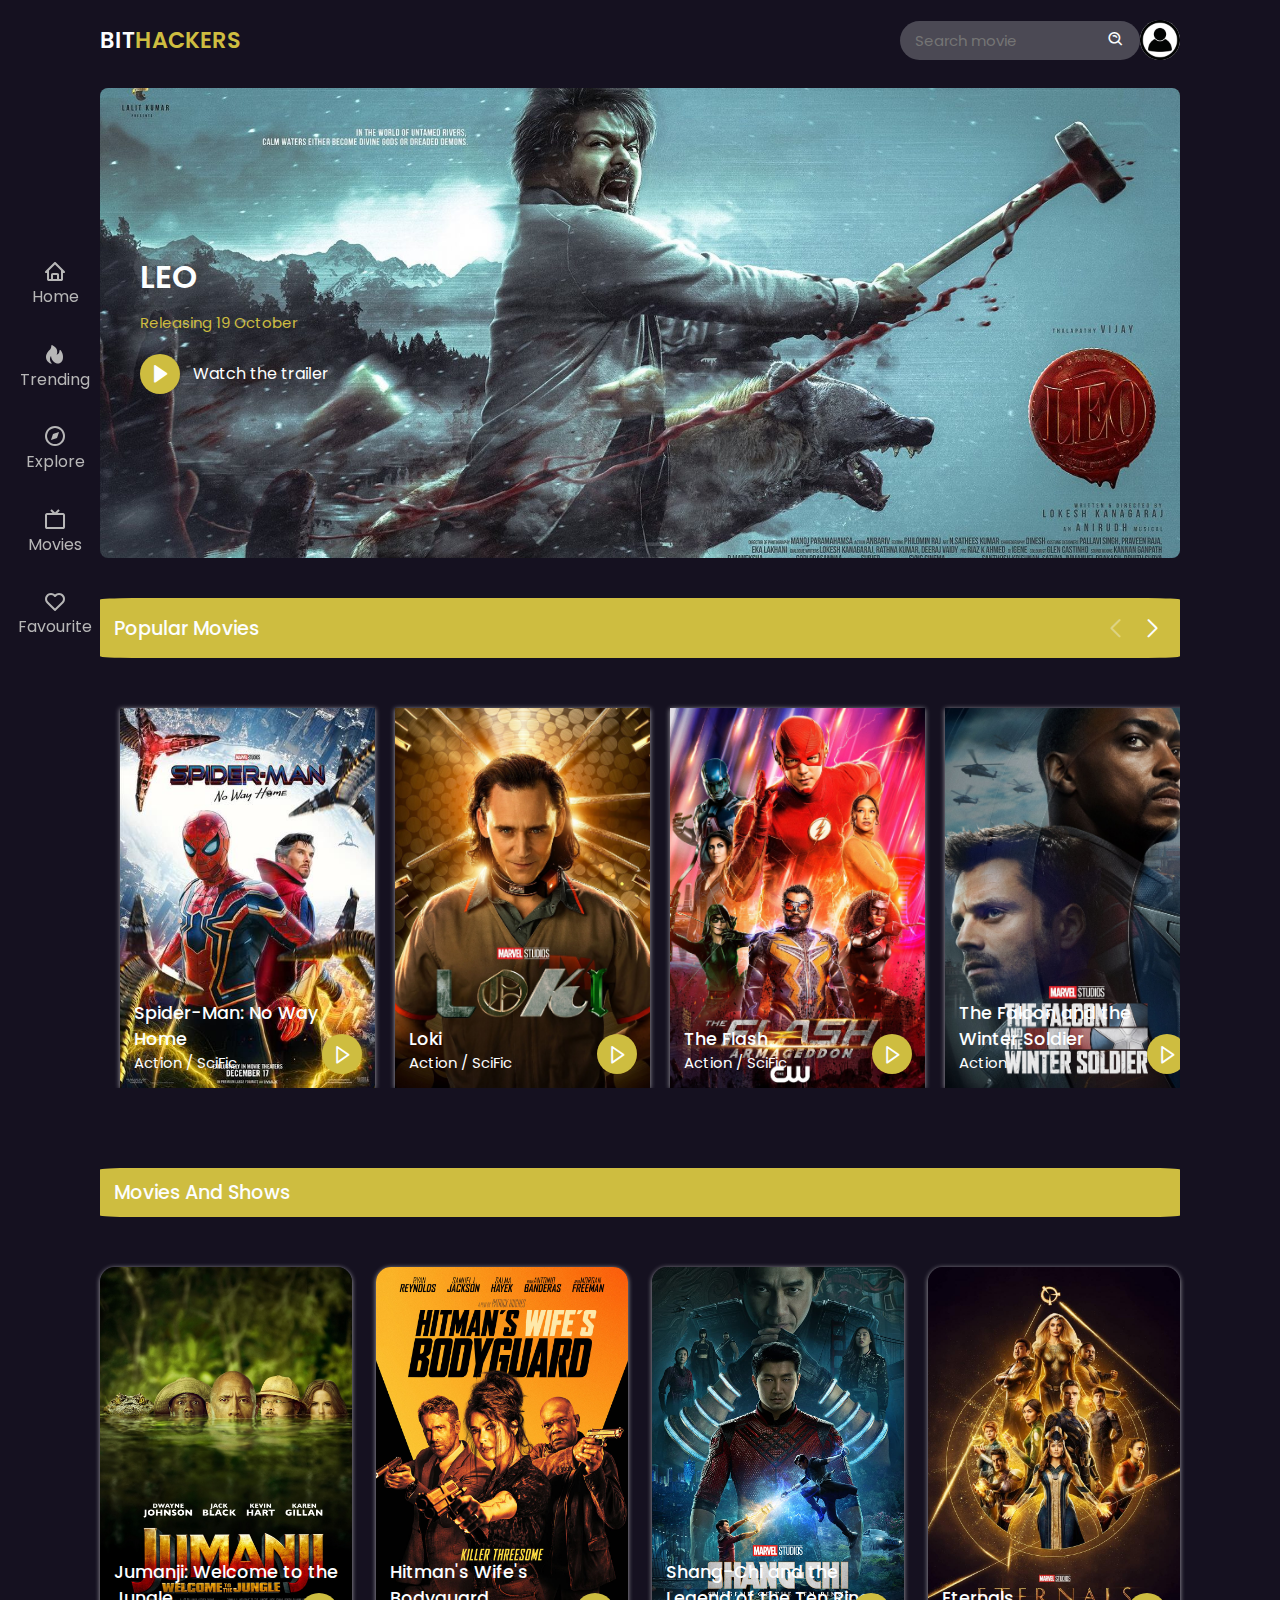
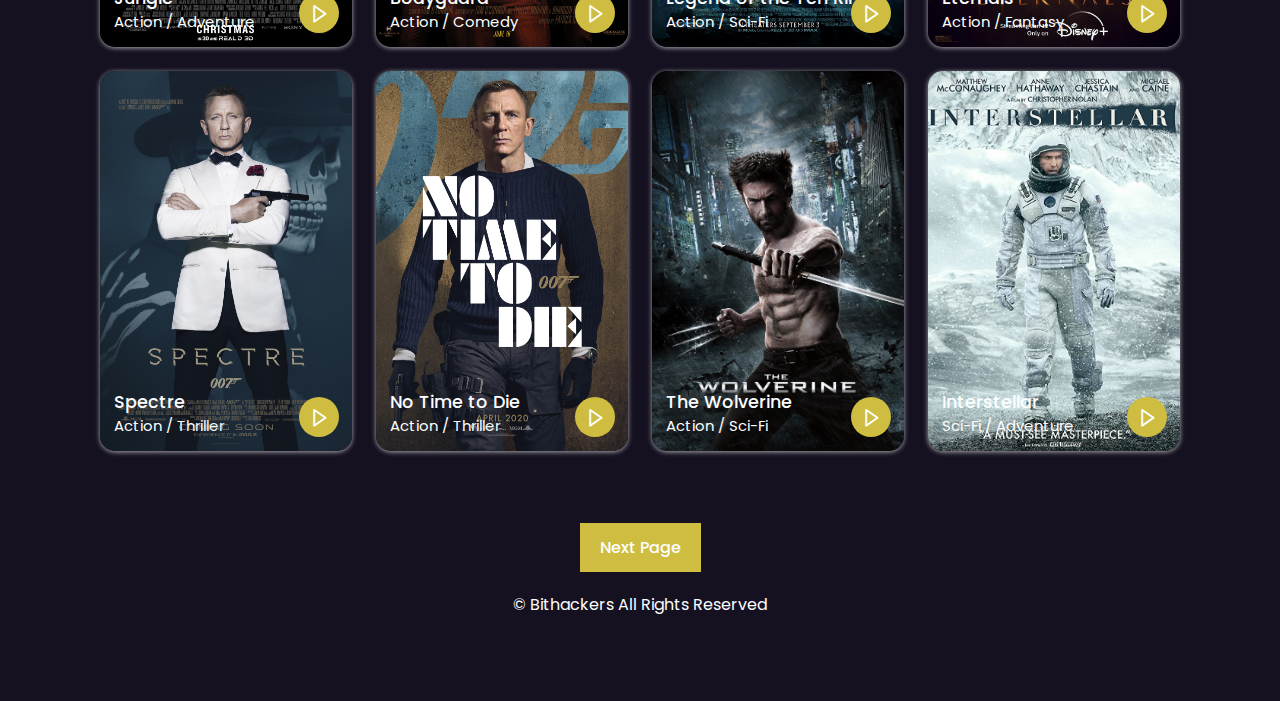
<file: index.html>
<!DOCTYPE html>
<html lang="en">
<head>
   <meta charset="UTF-8">
   <meta name http-equiv="X-UA-Compatible" content="IE=edge">
   <meta name="viewport" content="width=device-width, initial-scale=1.0">
   <title>Responsive Movies Website</title>
   <link rel="stylesheet" href="css/style.css">
   <link rel="stylesheet" href="css/swiper-bundle.min.css">

   <link rel="shortcut icon" href="img/img/fav-icon.png" type="image/x-icon">
   <link href='https://unpkg.com/boxicons@2.1.4/css/boxicons.min.css' rel='stylesheet'>
<body>
   <header>
      <div class="nav container">
         <a href="index.html" class="logo">
            BIT<span>HACKERS</span>
         </a>
         <div class="search-box">
         <input type="search" name="" id="search-input" placeholder="Search movie">
         <i class='bx bx-search-alt' ></i>
      </div>
      <a href="#" class="user">
         <img src="img/people-icon-design-avatar-icon-person-icons-people-icons-are-set-in-trendy-flat-style-user-icon-set-vector.jpg" alt="" class="user-img">
      </a>
      <div class="navbar">
         <a href="#home" class="nav-link">
            <i class='bx bx-home'></i>
            <span class="nav-link-title">Home</span>
          </a>
          <a href="#popular" class="nav-link">
            <i class='bx bxs-hot'></i>
            <span class="nav-link-title">Trending</span>
          </a>
          <a href="#movies" class="nav-link">
            <i class='bx bx-compass' ></i>
            <span class="nav-link-title">Explore</span>
          </a>
          <a href="play-page.html" class="nav-link">
            <i class='bx bx-tv' ></i>
            <span class="nav-link-title">Movies</span>
          </a>
          <a href="#home" class="nav-link">
            <i class='bx bx-heart' ></i>
            <span class="nav-link-title">Favourite</span>
          </a>
      </div>
      </div>
   </header>

   <section class ="home container" id="home">
      <img src ="img/Thalapathy-Vijay-LEO-Movie-First-Look-Poster-HD-1920x960.jpg" alt="" class="home-img">

      <div class = "home-text">
         <h1 class="home-title">LEO<br></h1>
         <p>Releasing 19 October</p>
         <a href="https://firebasestorage.googleapis.com/v0/b/video-streaming-8ca82.appspot.com/o/LEO%20-%20Bloody%20Sweet%20Promo%20-%20Thalapathy%20Vijay%20-%20Lokesh%20Kanagaraj%20-%20Anirudh_2.mp4?alt=media&token=c98a70f3-9fac-462f-a737-61be7de92303" class="watch-btn">
            <i class='bx bxs-right-arrow' ></i>
            <span>Watch the trailer</span>
         </a>
         
      </div>
   
   </section>
   <section class ="popular container" id="popular">
      <div class ="heading">
         <h2 class="heading-title">Popular Movies</h2>

         <div class="swiper-btn">
              <div class="swiper-button-prev"></div>
              <div class="swiper-button-next"></div>
            
         </div>
      </div>

      <div class="popular-content swiper">
         <div class="swiper-wrapper">
            <div class="swiper-slide">
              <div class="movie-box">
               <img src="img/popular-movie-1.jpg" alt="" class="movie-box-img">
               <div class="box-text">
                 <h2 class="movie-title">Spider-Man: No Way Home</h2>
                 <span class="movie-type">Action / SciFic</span> 
                 <a href="https://firebasestorage.googleapis.com/v0/b/video-streaming-8ca82.appspot.com/o/SPIDER-MAN_%20NO%20WAY%20HOME%20-%20Official%20Trailer%20(HD)(720P_HD).mp4?alt=media&token=cd3ee1ab-9737-4e97-8942-55d3e07f8dcc" class="watch-btn play-btn">
                  <i class='bx bx-right-arrow' ></i>
                 </a>
               </div>
             </div> 
            </div> 
            <div class="swiper-slide">
               <div class="movie-box">
                <img src="img/popular-movie-3.jpg" alt="" class="movie-box-img">
                <div class="box-text">
                  <h2 class="movie-title">Loki</h2>
                  <span class="movie-type">Action / SciFic</span> 
                  <a href="https://firebasestorage.googleapis.com/v0/b/video-streaming-8ca82.appspot.com/o/Marvel%20Studios_%20Loki%20_%20Official%20Trailer%20_%20Disney(720P_HD).mp4?alt=media&token=f7408947-b74e-4150-ae52-dc5cb2d4dae7" class="watch-btn play-btn">
                   <i class='bx bx-right-arrow' ></i>
                  </a>
                </div>
              </div> 
             </div> 
             <div class="swiper-slide">
               <div class="movie-box">
                <img src="img/popular-movie-8.jpg" alt="" class="movie-box-img">
                <div class="box-text">
                  <h2 class="movie-title">The Flash</h2>
                  <span class="movie-type">Action / SciFic</span> 
                  <a href="https://firebasestorage.googleapis.com/v0/b/video-streaming-8ca82.appspot.com/o/The%20Flash%20%E2%80%93%20Official%20Trailer(720P_HD).mp4?alt=media&token=2e73c686-4c0c-4749-b3d5-d853f3dccd97" class="watch-btn play-btn">
                   <i class='bx bx-right-arrow' ></i>
                  </a>
                </div>
              </div> 
             </div> 
             <div class="swiper-slide">
               <div class="movie-box">
                <img src="img/popular-movie-5.jpg" alt="" class="movie-box-img">
                <div class="box-text">
                  <h2 class="movie-title">The Falcon and the Winter Soldier</h2>
                  <span class="movie-type">Action</span> 
                  <a href="https://firebasestorage.googleapis.com/v0/b/video-streaming-8ca82.appspot.com/o/Official%20Trailer%20_%20The%20Falcon%20and%20the%20Winter%20Soldier%20_%20Disney(720P_HD).mp4?alt=media&token=ded322ab-abc7-467e-9c4f-1d719a71b9f9" class="watch-btn play-btn">
                   <i class='bx bx-right-arrow' ></i>
                  </a>
                </div>
              </div> 
             </div> 
             <div class="swiper-slide">
               <div class="movie-box">
                <img src="img/123.jpg" alt="" class="movie-box-img">
                <div class="box-text">
                  <h2 class="movie-title">Maamannan</h2>
                  <span class="movie-type">Drama / Mystery</span> 
                  <a href="https://firebasestorage.googleapis.com/v0/b/video-streaming-8ca82.appspot.com/o/MAAMANNAN%20-%20Official%20Trailer%20_%20Udhayanidhi%20Stalin%20_%20A.R%20Rahman%20_%20Vadivelu%20_%20Mari%20Selvaraj(720P_HD).mp4?alt=media&token=61f10ceb-5ba5-488c-98fd-e5eefb38a69c" class="watch-btn play-btn">
                   <i class='bx bx-right-arrow' ></i>
                  </a>
                </div>
              </div> 
             </div>
             <div class="swiper-slide">
               <div class="movie-box">
                <img src="img/pathu thala.jpg" alt="" class="movie-box-img">
                <div class="box-text">
                  <h2 class="movie-title">Pathu Thala</h2>
                  <span class="movie-type">Action </span> 
                  <a href="https://firebasestorage.googleapis.com/v0/b/video-streaming-8ca82.appspot.com/o/Pathu%20Thala%20-%20Official%20Trailer%20_%20Silambarasan%20TR%20_%20A.%20R%20Rahman%20_%20Gautham%20Karthik%20_%20Obeli.N.Krishna(720P_HD).mp4?alt=media&token=961df17f-56d1-41a9-9fd9-c3542f802119" class="watch-btn play-btn">
                   <i class='bx bx-right-arrow' ></i>
                  </a>
                </div>
              </div> 
             </div>
             <div class="swiper-slide">
               <div class="movie-box">
                <img src="img/popular-movie-7.jpg" alt="" class="movie-box-img">
                <div class="box-text">
                  <h2 class="movie-title">Agents of Sheild</h2>
                  <span class="movie-type">Action / Romantic</span> 
                  <a href="https://firebasestorage.googleapis.com/v0/b/video-streaming-8ca82.appspot.com/o/Marvel_s%20Agents%20of%20S.H.I.E.L.D.%20-%20Trailer%201%20(Official)(720P_HD).mp4?alt=media&token=5e0ec42d-f827-47af-899e-ffa731bb1aa8" class="watch-btn play-btn">
                   <i class='bx bx-right-arrow' ></i>
                  </a>
                </div>
              </div> 
             </div>
         </div>
      
      </div>

   </section>

   <!--Movies Section start-->
   <section class="movies container" id="movies">
    <div class ="heading">
      <h2 class="heading-title"> Movies And Shows</h2>
   </div>
   <div class="movies-content">
    <div class="movie-box">
      <img src="img/movie-1.jpg" alt="" class="movie-box-img">
      <div class="box-text">
        <h2 class="movie-title">Jumanji: Welcome to the Jungle</h2>
        <span class="movie-type">Action / Adventure</span> 
        <a href="play-page.html" class="watch-btn play-btn">
         <i class='bx bx-right-arrow' ></i>
        </a>
      </div>
    </div> 
    <div class="movie-box">
      <img src="img/movie-2.jpg" alt="" class="movie-box-img">
      <div class="box-text">
        <h2 class="movie-title">Hitman's Wife's Bodyguard</h2>
        <span class="movie-type">Action / Comedy</span> 
        <a href="https://firebasestorage.googleapis.com/v0/b/video-streaming-8ca82.appspot.com/o/Hitman_s%20Wife_s%20Bodyguard%20(2021%20Movie)%20Trailer%20%E2%80%93%20Ryan%20Reynolds_%20Samuel%20L.%20Jackson_%20Salma%20Hayek(720P_HD).mp4?alt=media&token=926f01ec-2ee9-46e3-880e-eb3e4c8c84f1" class="watch-btn play-btn">
         <i class='bx bx-right-arrow' ></i>
        </a>
      </div>
    </div> 
    <div class="movie-box">
      <img src="img/movie-3.jpg" alt="" class="movie-box-img">
      <div class="box-text">
        <h2 class="movie-title">Shang-Chi and the Legend of the Ten Rings</h2>
        <span class="movie-type">Action / Sci-Fi</span> 
        <a href="https://firebasestorage.googleapis.com/v0/b/video-streaming-8ca82.appspot.com/o/Marvel%20Studios_%20Shang-Chi%20and%20the%20Legend%20of%20the%20Ten%20Rings%20_%20Official%20Teaser(720P_HD).mp4?alt=media&token=4f04d862-5ea8-426d-b19e-c85d18c02640" class="watch-btn play-btn">
         <i class='bx bx-right-arrow' ></i>
        </a>
      </div>
    </div> 
    <div class="movie-box">
      <img src="img/movie-4.jpg" alt="" class="movie-box-img">
      <div class="box-text">
        <h2 class="movie-title">Eternals</h2>
        <span class="movie-type">Action / Fantasy</span> 
        <a href="https://firebasestorage.googleapis.com/v0/b/video-streaming-8ca82.appspot.com/o/Marvel%20Studios_%20Eternals%20_%20Final%20Trailer(720P_HD).mp4?alt=media&token=7a0e6de4-9a31-4904-82e2-dff25459887d" class="watch-btn play-btn">
         <i class='bx bx-right-arrow' ></i>
        </a>
      </div>
    </div> 
    <div class="movie-box">
      <img src="img/movie-5.jpg" alt="" class="movie-box-img">
      <div class="box-text">
        <h2 class="movie-title">Spectre</h2>
        <span class="movie-type">Action / Thriller</span> 
        <a href="https://firebasestorage.googleapis.com/v0/b/video-streaming-8ca82.appspot.com/o/SPECTRE%20-%20Final%20Trailer%20(Official)(720P_HD).mp4?alt=media&token=89ef202d-0bc3-447a-8a1d-206492ebdd4f" class="watch-btn play-btn">
         <i class='bx bx-right-arrow' ></i>
        </a>
      </div>
    </div> 
    <div class="movie-box">
      <img src="img/movie-6.jpg" alt="" class="movie-box-img">
      <div class="box-text">
        <h2 class="movie-title">No Time to Die</h2>
        <span class="movie-type">Action / Thriller</span> 
        <a href="https://firebasestorage.googleapis.com/v0/b/video-streaming-8ca82.appspot.com/o/NO%20TIME%20TO%20DIE%20Trailer%20%E2%80%93%20In%20Cinemas%20October%202021(720P_HD).mp4?alt=media&token=6dfe6813-da31-4f97-b5e5-2068ba2db730" class="watch-btn play-btn">
         <i class='bx bx-right-arrow' ></i>
        </a>
      </div>
    </div> 
    <div class="movie-box">
      <img src="img/movie-7.jpg" alt="" class="movie-box-img">
      <div class="box-text">
        <h2 class="movie-title">The Wolverine</h2>
        <span class="movie-type">Action / Sci-Fi</span> 
        <a href="https://firebasestorage.googleapis.com/v0/b/video-streaming-8ca82.appspot.com/o/The%20Wolverine%20Trailer%20Exclusive%20(2013)(720P_HD).mp4?alt=media&token=35ceb988-7d38-4a8e-b3f5-a25a3366e78b" class="watch-btn play-btn">
         <i class='bx bx-right-arrow' ></i>
        </a>
      </div>
    </div> 
    <div class="movie-box">
      <img src="img/movie-8.jpg" alt="" class="movie-box-img">
      <div class="box-text">
        <h2 class="movie-title">Interstellar</h2>
        <span class="movie-type">Sci-Fi / Adventure</span> 
        <a href="https://firebasestorage.googleapis.com/v0/b/video-streaming-8ca82.appspot.com/o/Interstellar%20-%20Trailer%20-%20Official%20Warner%20Bros.%20UK(720P_HD).mp4?alt=media&token=8003dd29-702f-4130-a769-5e7a9eea9886" class="watch-btn play-btn">
         <i class='bx bx-right-arrow' ></i>
        </a>
      </div>
    </div> 
   </div>
   

   </section>
   <!--Next Page-->
   <div class="next-page">
      <a href="redirect.html" class="next-btn">Next Page</a>
   </div>
   <!--Copyright-->
   <div class="copyright">
    <p>&#169; Bithackers All Rights Reserved</p>
   </div>

   <script src="js/swiper-bundle.min.js"></script>
   <script src="js/main.js"></script>
</body>
</html>
</file>
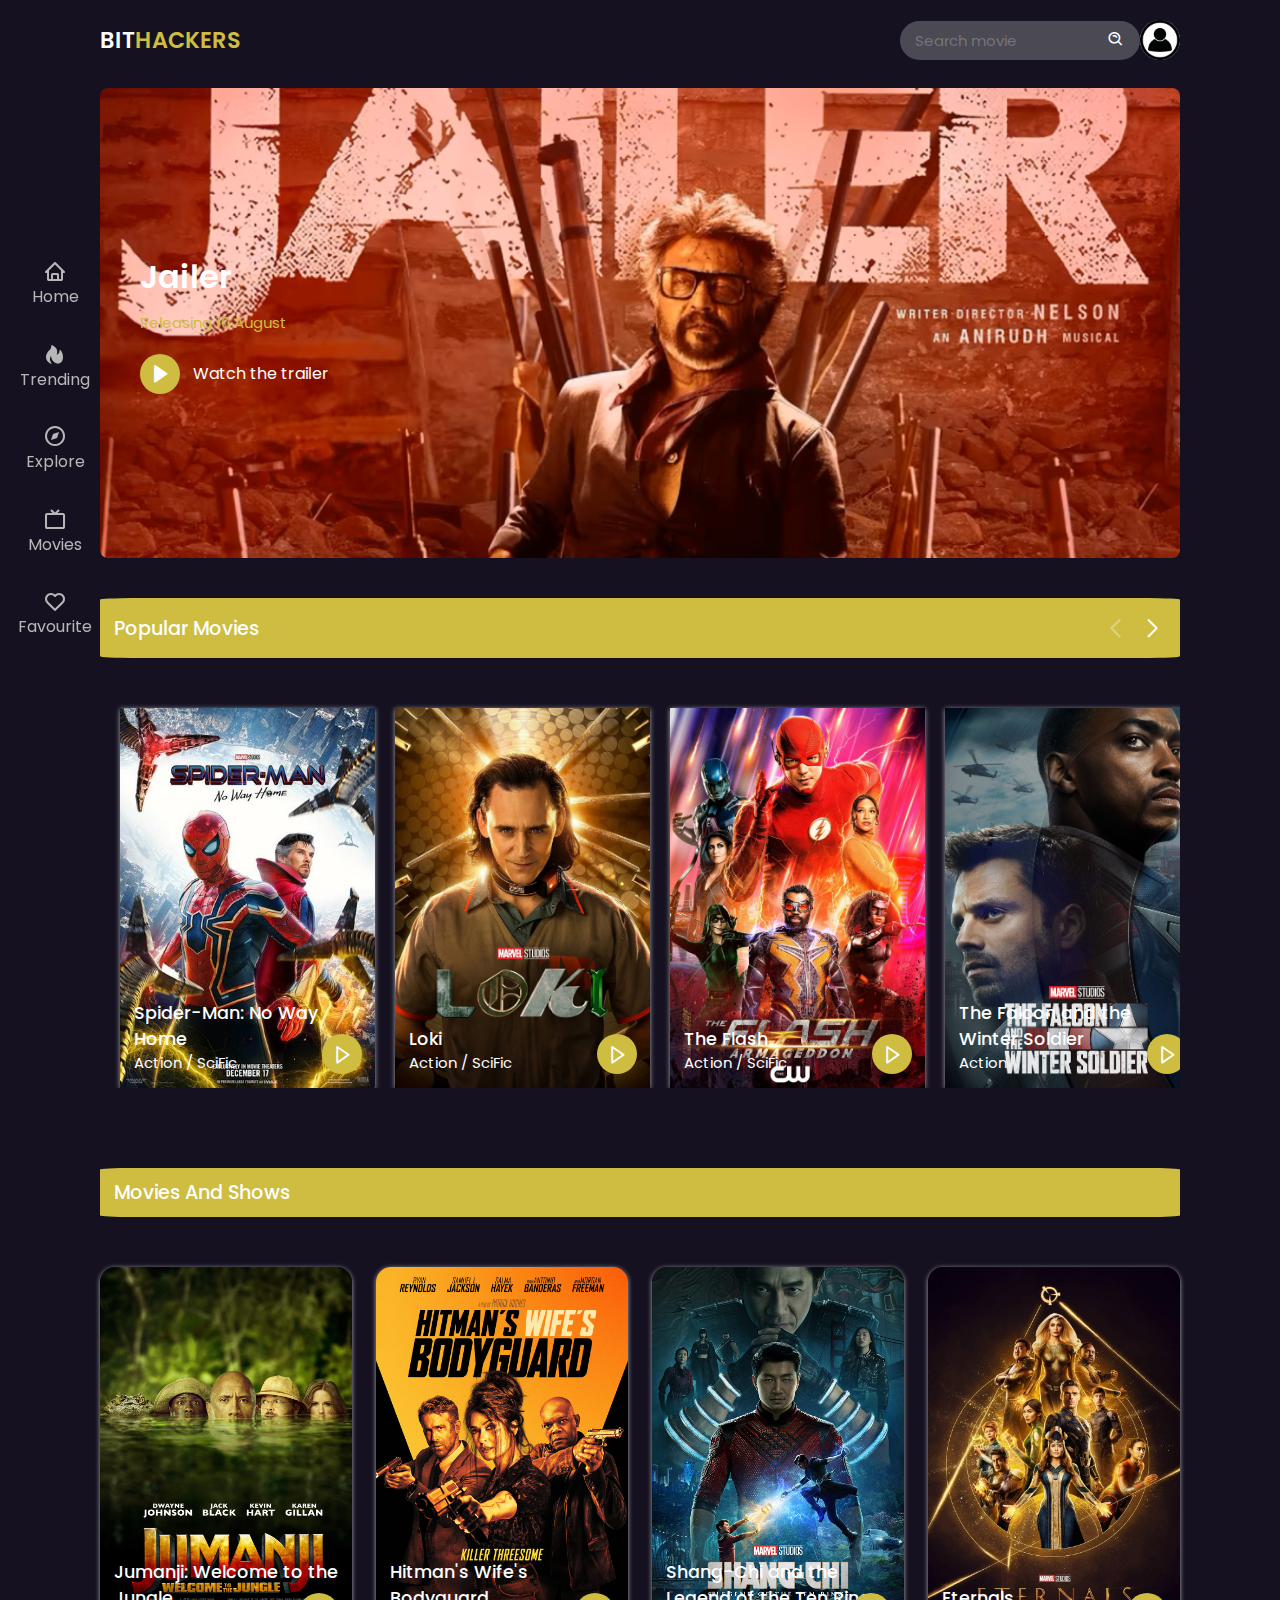
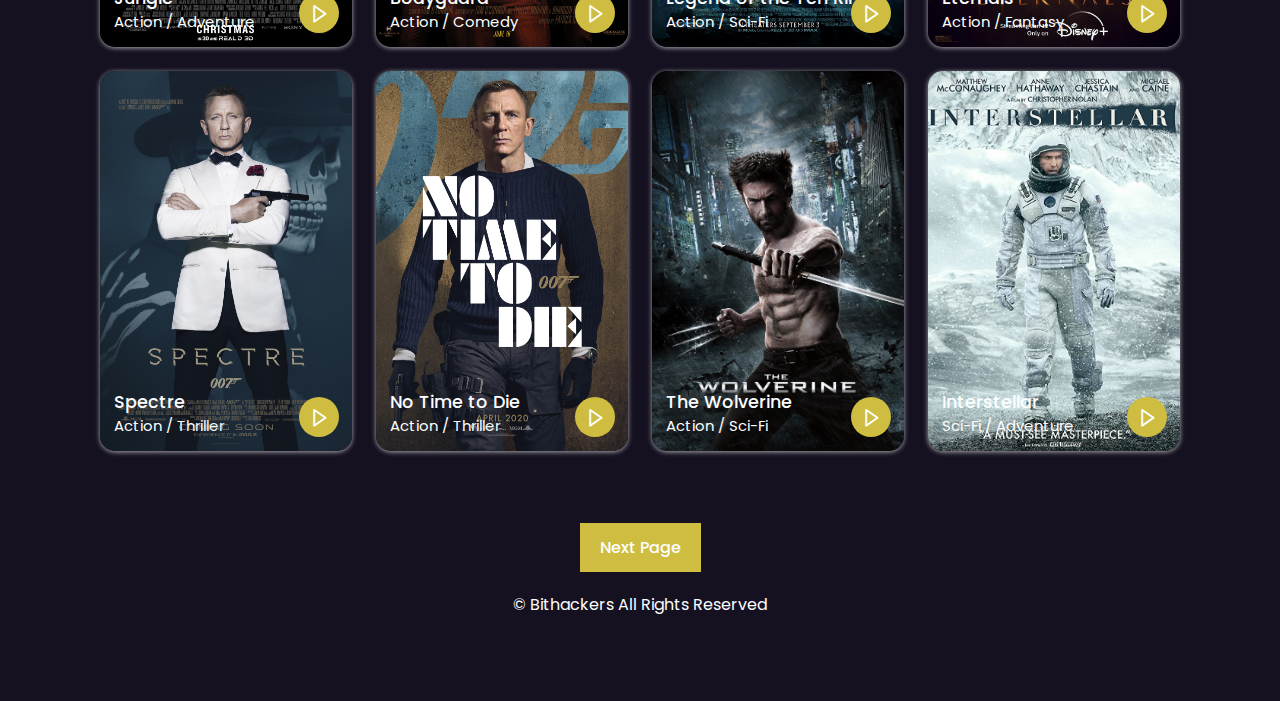
<file: nextpage.html>
<!DOCTYPE html>
<html lang="en">
<head>
   <meta charset="UTF-8">
   <meta name http-equiv="X-UA-Compatible" content="IE=edge">
   <meta name="viewport" content="width=device-width, initial-scale=1.0">
   <title>Responsive Movies Website</title>
   <link rel="stylesheet" href="css/style.css">
   <link rel="stylesheet" href="css/swiper-bundle.min.css">

   <link rel="shortcut icon" href="img/img/fav-icon.png" type="image/x-icon">
   <link href='https://unpkg.com/boxicons@2.1.4/css/boxicons.min.css' rel='stylesheet'>
<body>
   <header>
      <div class="nav container">
         <a href="index.html" class="logo">
            BIT<span>HACKERS</span>
         </a>
         <div class="search-box">
         <input type="search" name="" id="search-input" placeholder="Search movie">
         <i class='bx bx-search-alt' ></i>
      </div>
      <a href="#" class="user">
         <img src="img/people-icon-design-avatar-icon-person-icons-people-icons-are-set-in-trendy-flat-style-user-icon-set-vector.jpg" alt="" class="user-img">
      </a>
      <div class="navbar">
         <a href="index.html" class="nav-link">
            <i class='bx bx-home'></i>
            <span class="nav-link-title">Home</span>
          </a>
          <a href="#popular" class="nav-link">
            <i class='bx bxs-hot'></i>
            <span class="nav-link-title">Trending</span>
          </a>
          <a href="#movies" class="nav-link">
            <i class='bx bx-compass' ></i>
            <span class="nav-link-title">Explore</span>
          </a>
          <a href="play-page.html" class="nav-link">
            <i class='bx bx-tv' ></i>
            <span class="nav-link-title">Movies</span>
          </a>
          <a href="#home" class="nav-link">
            <i class='bx bx-heart' ></i>
            <span class="nav-link-title">Favourite</span>
          </a>
      </div>
      </div>
   </header>

   <section class ="home container" id="home">
      <img src ="img/rajinkanth-jailer.png" alt="" class="home-img">

      <div class = "home-text">
         <h1 class="home-title">Jailer<br></h1>
         <p>Releasing 10 August</p>
         <a href="https://firebasestorage.googleapis.com/v0/b/video-streaming-8ca82.appspot.com/o/JAILER%20-%20Official%20ShowCase%20-%20Superstar%20Rajinikanth%20-%20Sun%20Pictures%20-%20Anirudh%20-%20Nelson.mp4?alt=media&token=b8c43dc4-008e-40e0-b20e-8b9242d7670c" class="watch-btn">
            <i class='bx bxs-right-arrow' ></i>
            <span>Watch the trailer</span>
         </a>
         
      </div>
   
   </section>
   <section class ="popular container" id="popular">
      <div class ="heading">
         <h2 class="heading-title">Popular Movies</h2>

         <div class="swiper-btn">
              <div class="swiper-button-prev"></div>
              <div class="swiper-button-next"></div>
            
         </div>
      </div>

      <div class="popular-content swiper">
         <div class="swiper-wrapper">
            <div class="swiper-slide">
              <div class="movie-box">
               <img src="img/popular-movie-1.jpg" alt="" class="movie-box-img">
               <div class="box-text">
                 <h2 class="movie-title">Spider-Man: No Way Home</h2>
                 <span class="movie-type">Action / SciFic</span> 
                 <a href="https://firebasestorage.googleapis.com/v0/b/video-streaming-8ca82.appspot.com/o/SPIDER-MAN_%20NO%20WAY%20HOME%20-%20Official%20Trailer%20(HD)(720P_HD).mp4?alt=media&token=cd3ee1ab-9737-4e97-8942-55d3e07f8dcc" class="watch-btn play-btn">
                  <i class='bx bx-right-arrow' ></i>
                 </a>
               </div>
             </div> 
            </div> 
            <div class="swiper-slide">
               <div class="movie-box">
                <img src="img/popular-movie-3.jpg" alt="" class="movie-box-img">
                <div class="box-text">
                  <h2 class="movie-title">Loki</h2>
                  <span class="movie-type">Action / SciFic</span> 
                  <a href="https://firebasestorage.googleapis.com/v0/b/video-streaming-8ca82.appspot.com/o/Marvel%20Studios_%20Loki%20_%20Official%20Trailer%20_%20Disney(720P_HD).mp4?alt=media&token=f7408947-b74e-4150-ae52-dc5cb2d4dae7" class="watch-btn play-btn">
                   <i class='bx bx-right-arrow' ></i>
                  </a>
                </div>
              </div> 
             </div> 
             <div class="swiper-slide">
               <div class="movie-box">
                <img src="img/popular-movie-8.jpg" alt="" class="movie-box-img">
                <div class="box-text">
                  <h2 class="movie-title">The Flash</h2>
                  <span class="movie-type">Action / SciFic</span> 
                  <a href="https://firebasestorage.googleapis.com/v0/b/video-streaming-8ca82.appspot.com/o/The%20Flash%20%E2%80%93%20Official%20Trailer(720P_HD).mp4?alt=media&token=2e73c686-4c0c-4749-b3d5-d853f3dccd97" class="watch-btn play-btn">
                   <i class='bx bx-right-arrow' ></i>
                  </a>
                </div>
              </div> 
             </div> 
             <div class="swiper-slide">
               <div class="movie-box">
                <img src="img/popular-movie-5.jpg" alt="" class="movie-box-img">
                <div class="box-text">
                  <h2 class="movie-title">The Falcon and the Winter Soldier</h2>
                  <span class="movie-type">Action</span> 
                  <a href="https://firebasestorage.googleapis.com/v0/b/video-streaming-8ca82.appspot.com/o/Official%20Trailer%20_%20The%20Falcon%20and%20the%20Winter%20Soldier%20_%20Disney(720P_HD).mp4?alt=media&token=ded322ab-abc7-467e-9c4f-1d719a71b9f9" class="watch-btn play-btn">
                   <i class='bx bx-right-arrow' ></i>
                  </a>
                </div>
              </div> 
             </div> 
             <div class="swiper-slide">
               <div class="movie-box">
                <img src="img/123.jpg" alt="" class="movie-box-img">
                <div class="box-text">
                  <h2 class="movie-title">Maamannan</h2>
                  <span class="movie-type">Drama / Mystery</span> 
                  <a href="https://firebasestorage.googleapis.com/v0/b/video-streaming-8ca82.appspot.com/o/MAAMANNAN%20-%20Official%20Trailer%20_%20Udhayanidhi%20Stalin%20_%20A.R%20Rahman%20_%20Vadivelu%20_%20Mari%20Selvaraj(720P_HD).mp4?alt=media&token=61f10ceb-5ba5-488c-98fd-e5eefb38a69c" class="watch-btn play-btn">
                   <i class='bx bx-right-arrow' ></i>
                  </a>
                </div>
              </div> 
             </div>
             <div class="swiper-slide">
               <div class="movie-box">
                <img src="img/pathu thala.jpg" alt="" class="movie-box-img">
                <div class="box-text">
                  <h2 class="movie-title">Pathu Thala</h2>
                  <span class="movie-type">Action </span> 
                  <a href="https://firebasestorage.googleapis.com/v0/b/video-streaming-8ca82.appspot.com/o/Pathu%20Thala%20-%20Official%20Trailer%20_%20Silambarasan%20TR%20_%20A.%20R%20Rahman%20_%20Gautham%20Karthik%20_%20Obeli.N.Krishna(720P_HD).mp4?alt=media&token=961df17f-56d1-41a9-9fd9-c3542f802119" class="watch-btn play-btn">
                   <i class='bx bx-right-arrow' ></i>
                  </a>
                </div>
              </div> 
             </div>
             <div class="swiper-slide">
               <div class="movie-box">
                <img src="img/popular-movie-7.jpg" alt="" class="movie-box-img">
                <div class="box-text">
                  <h2 class="movie-title">Agents of Sheild</h2>
                  <span class="movie-type">Action / Romantic</span> 
                  <a href="https://firebasestorage.googleapis.com/v0/b/video-streaming-8ca82.appspot.com/o/Marvel_s%20Agents%20of%20S.H.I.E.L.D.%20-%20Trailer%201%20(Official)(720P_HD).mp4?alt=media&token=5e0ec42d-f827-47af-899e-ffa731bb1aa8" class="watch-btn play-btn">
                   <i class='bx bx-right-arrow' ></i>
                  </a>
                </div>
              </div> 
             </div>
         </div>
      
      </div>

   </section>

   <!--Movies Section start-->
   <section class="movies container" id="movies">
    <div class ="heading">
      <h2 class="heading-title"> Movies And Shows</h2>
   </div>
   <div class="movies-content">
    <div class="movie-box">
      <img src="img/movie-1.jpg" alt="" class="movie-box-img">
      <div class="box-text">
        <h2 class="movie-title">Jumanji: Welcome to the Jungle</h2>
        <span class="movie-type">Action / Adventure</span> 
        <a href="play-page.html" class="watch-btn play-btn">
         <i class='bx bx-right-arrow' ></i>
        </a>
      </div>
    </div> 
    <div class="movie-box">
      <img src="img/movie-2.jpg" alt="" class="movie-box-img">
      <div class="box-text">
        <h2 class="movie-title">Hitman's Wife's Bodyguard</h2>
        <span class="movie-type">Action / Comedy</span> 
        <a href="https://firebasestorage.googleapis.com/v0/b/video-streaming-8ca82.appspot.com/o/Hitman_s%20Wife_s%20Bodyguard%20(2021%20Movie)%20Trailer%20%E2%80%93%20Ryan%20Reynolds_%20Samuel%20L.%20Jackson_%20Salma%20Hayek(720P_HD).mp4?alt=media&token=926f01ec-2ee9-46e3-880e-eb3e4c8c84f1" class="watch-btn play-btn">
         <i class='bx bx-right-arrow' ></i>
        </a>
      </div>
    </div> 
    <div class="movie-box">
      <img src="img/movie-3.jpg" alt="" class="movie-box-img">
      <div class="box-text">
        <h2 class="movie-title">Shang-Chi and the Legend of the Ten Rings</h2>
        <span class="movie-type">Action / Sci-Fi</span> 
        <a href="https://firebasestorage.googleapis.com/v0/b/video-streaming-8ca82.appspot.com/o/Marvel%20Studios_%20Shang-Chi%20and%20the%20Legend%20of%20the%20Ten%20Rings%20_%20Official%20Teaser(720P_HD).mp4?alt=media&token=4f04d862-5ea8-426d-b19e-c85d18c02640" class="watch-btn play-btn">
         <i class='bx bx-right-arrow' ></i>
        </a>
      </div>
    </div> 
    <div class="movie-box">
      <img src="img/movie-4.jpg" alt="" class="movie-box-img">
      <div class="box-text">
        <h2 class="movie-title">Eternals</h2>
        <span class="movie-type">Action / Fantasy</span> 
        <a href="https://firebasestorage.googleapis.com/v0/b/video-streaming-8ca82.appspot.com/o/Marvel%20Studios_%20Eternals%20_%20Final%20Trailer(720P_HD).mp4?alt=media&token=7a0e6de4-9a31-4904-82e2-dff25459887d" class="watch-btn play-btn">
         <i class='bx bx-right-arrow' ></i>
        </a>
      </div>
    </div> 
    <div class="movie-box">
      <img src="img/movie-5.jpg" alt="" class="movie-box-img">
      <div class="box-text">
        <h2 class="movie-title">Spectre</h2>
        <span class="movie-type">Action / Thriller</span> 
        <a href="https://firebasestorage.googleapis.com/v0/b/video-streaming-8ca82.appspot.com/o/SPECTRE%20-%20Final%20Trailer%20(Official)(720P_HD).mp4?alt=media&token=89ef202d-0bc3-447a-8a1d-206492ebdd4f" class="watch-btn play-btn">
         <i class='bx bx-right-arrow' ></i>
        </a>
      </div>
    </div> 
    <div class="movie-box">
      <img src="img/movie-6.jpg" alt="" class="movie-box-img">
      <div class="box-text">
        <h2 class="movie-title">No Time to Die</h2>
        <span class="movie-type">Action / Thriller</span> 
        <a href="https://firebasestorage.googleapis.com/v0/b/video-streaming-8ca82.appspot.com/o/NO%20TIME%20TO%20DIE%20Trailer%20%E2%80%93%20In%20Cinemas%20October%202021(720P_HD).mp4?alt=media&token=6dfe6813-da31-4f97-b5e5-2068ba2db730" class="watch-btn play-btn">
         <i class='bx bx-right-arrow' ></i>
        </a>
      </div>
    </div> 
    <div class="movie-box">
      <img src="img/movie-7.jpg" alt="" class="movie-box-img">
      <div class="box-text">
        <h2 class="movie-title">The Wolverine</h2>
        <span class="movie-type">Action / Sci-Fi</span> 
        <a href="https://firebasestorage.googleapis.com/v0/b/video-streaming-8ca82.appspot.com/o/The%20Wolverine%20Trailer%20Exclusive%20(2013)(720P_HD).mp4?alt=media&token=35ceb988-7d38-4a8e-b3f5-a25a3366e78b" class="watch-btn play-btn">
         <i class='bx bx-right-arrow' ></i>
        </a>
      </div>
    </div> 
    <div class="movie-box">
      <img src="img/movie-8.jpg" alt="" class="movie-box-img">
      <div class="box-text">
        <h2 class="movie-title">Interstellar</h2>
        <span class="movie-type">Sci-Fi / Adventure</span> 
        <a href="https://firebasestorage.googleapis.com/v0/b/video-streaming-8ca82.appspot.com/o/Interstellar%20-%20Trailer%20-%20Official%20Warner%20Bros.%20UK(720P_HD).mp4?alt=media&token=8003dd29-702f-4130-a769-5e7a9eea9886" class="watch-btn play-btn">
         <i class='bx bx-right-arrow' ></i>
        </a>
      </div>
    </div> 
   </div>
   

   </section>
   <!--Next Page-->
   <div class="next-page">
      <a href="index.html" class="next-btn">Next Page</a>
   </div>
   <!--Copyright-->
   <div class="copyright">
    <p>&#169; Bithackers All Rights Reserved</p>
   </div>

   <script src="js/swiper-bundle.min.js"></script>
   <script src="js/main.js"></script>
</body>
</html>
</file>
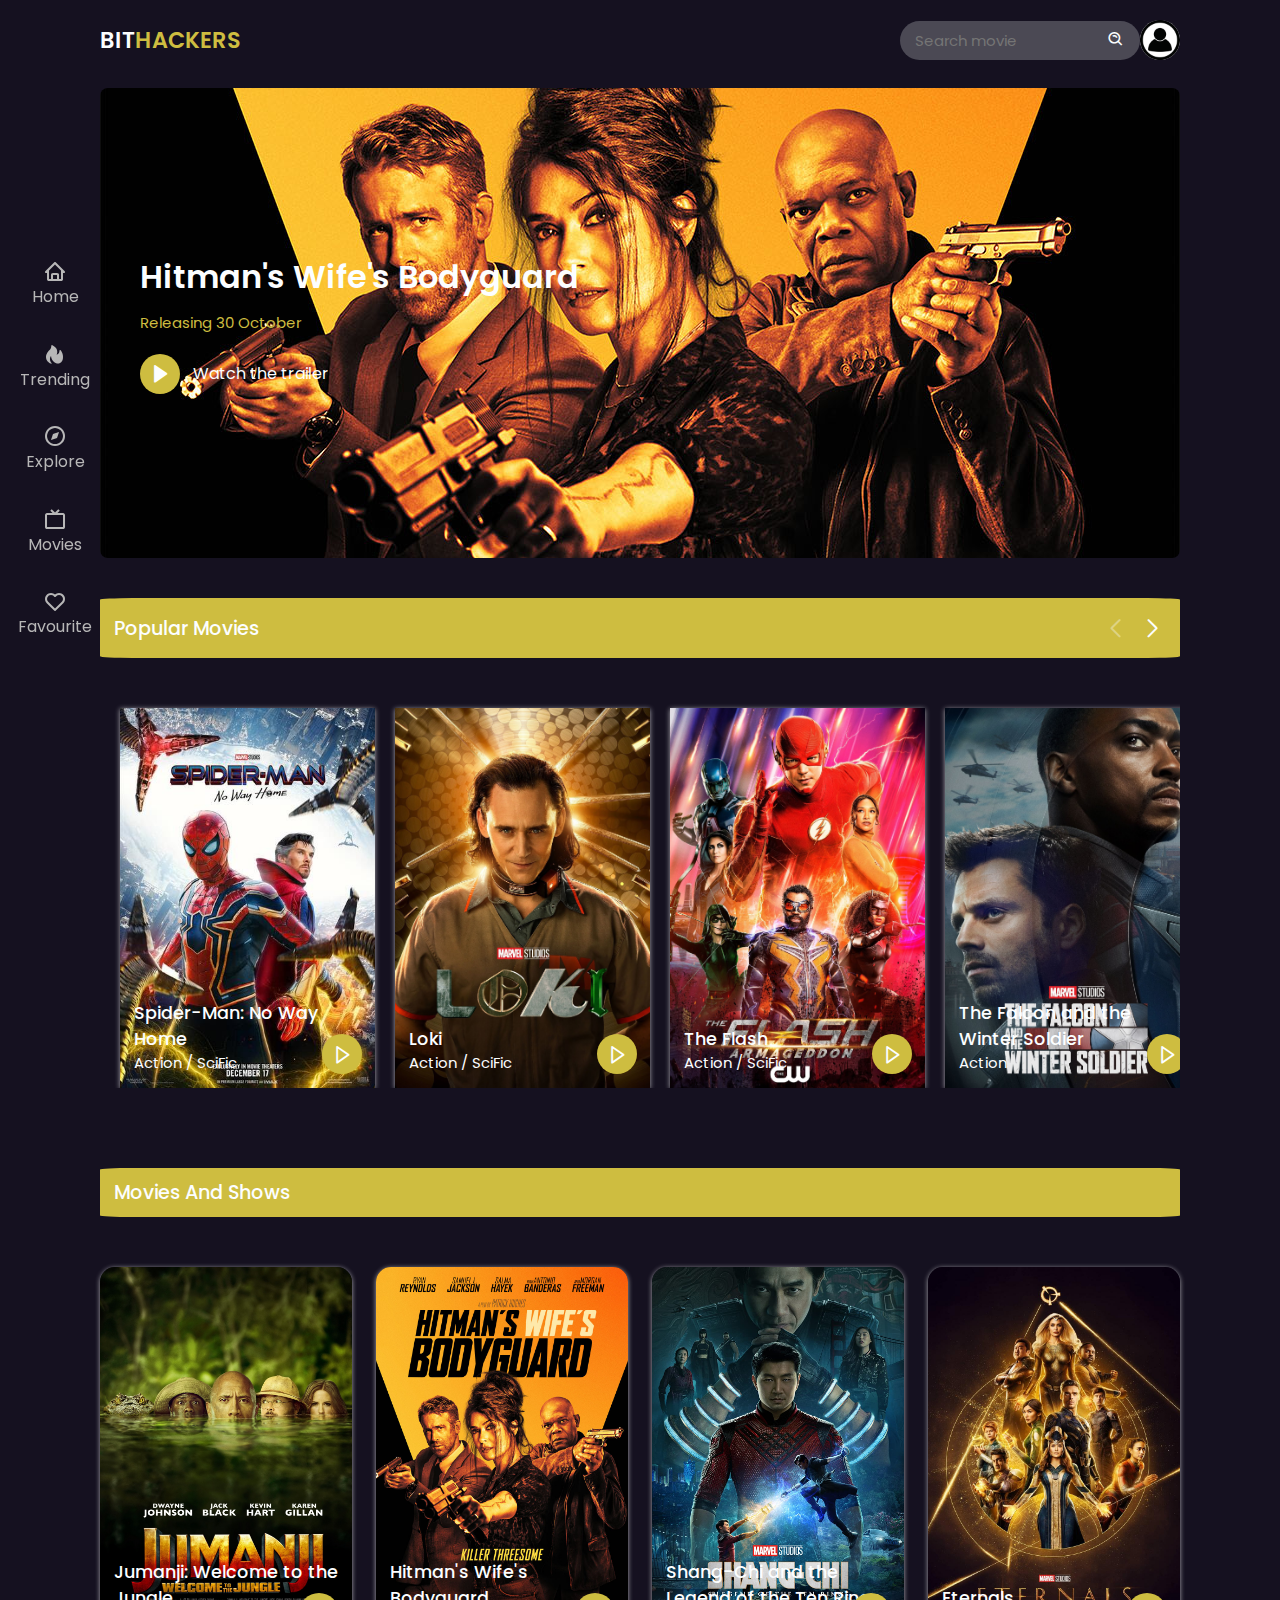
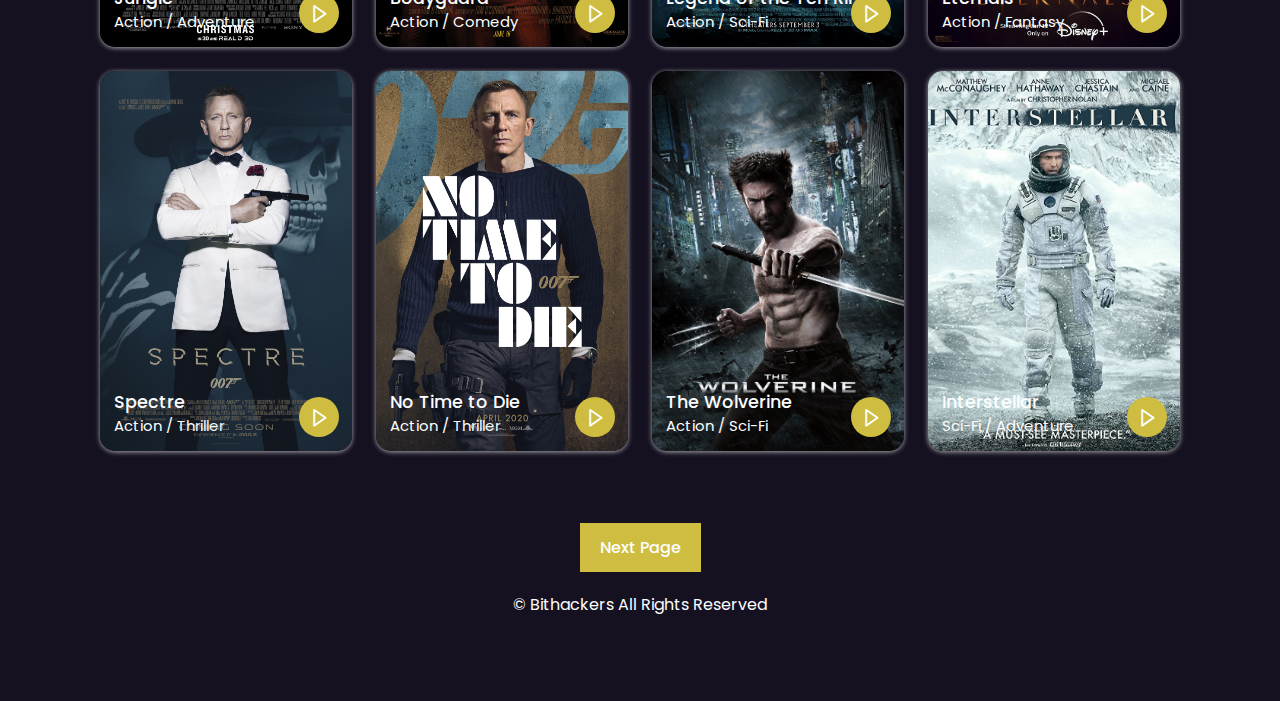
<file: redirect.html>
<!DOCTYPE html>
<html lang="en">
<head>
   <meta charset="UTF-8">
   <meta name http-equiv="X-UA-Compatible" content="IE=edge">
   <meta name="viewport" content="width=device-width, initial-scale=1.0">
   <title>Responsive Movies Website</title>
   <link rel="stylesheet" href="css/style.css">
   <link rel="stylesheet" href="css/swiper-bundle.min.css">

   <link rel="shortcut icon" href="img/img/fav-icon.png" type="image/x-icon">
   <link href='https://unpkg.com/boxicons@2.1.4/css/boxicons.min.css' rel='stylesheet'>
<body>
   <header>
      <div class="nav container">
         <a href="index.html" class="logo">
            BIT<span>HACKERS</span>
         </a>
         <div class="search-box">
         <input type="search" name="" id="search-input" placeholder="Search movie">
         <i class='bx bx-search-alt' ></i>
      </div>
      <a href="#" class="user">
         <img src="img/people-icon-design-avatar-icon-person-icons-people-icons-are-set-in-trendy-flat-style-user-icon-set-vector.jpg" alt="" class="user-img">
      </a>
      <div class="navbar">
         <a href="index.html" class="nav-link">
            <i class='bx bx-home'></i>
            <span class="nav-link-title">Home</span>
          </a>
          <a href="#popular" class="nav-link">
            <i class='bx bxs-hot'></i>
            <span class="nav-link-title">Trending</span>
          </a>
          <a href="#movies" class="nav-link">
            <i class='bx bx-compass' ></i>
            <span class="nav-link-title">Explore</span>
          </a>
          <a href="play-page.html" class="nav-link">
            <i class='bx bx-tv' ></i>
            <span class="nav-link-title">Movies</span>
          </a>
          <a href="#home" class="nav-link">
            <i class='bx bx-heart' ></i>
            <span class="nav-link-title">Favourite</span>
          </a>
      </div>
      </div>
   </header>

   <section class ="home container" id="home">
      <img src ="img/movie-2.jpg" alt="" class="home-img">

      <div class = "home-text">
         <h1 class="home-title">Hitman's Wife's Bodyguard<br></h1>
         <p>Releasing 30 October</p>
         <a href="https://firebasestorage.googleapis.com/v0/b/video-streaming-8ca82.appspot.com/o/Hitman_s%20Wife_s%20Bodyguard%20(2021%20Movie)%20Trailer%20%E2%80%93%20Ryan%20Reynolds_%20Samuel%20L.%20Jackson_%20Salma%20Hayek(720P_HD).mp4?alt=media&token=926f01ec-2ee9-46e3-880e-eb3e4c8c84f1" class="watch-btn">
            <i class='bx bxs-right-arrow' ></i>
            <span>Watch the trailer</span>
         </a>
         
      </div>
   
   </section>
   <section class ="popular container" id="popular">
      <div class ="heading">
         <h2 class="heading-title">Popular Movies</h2>

         <div class="swiper-btn">
              <div class="swiper-button-prev"></div>
              <div class="swiper-button-next"></div>
            
         </div>
      </div>

      <div class="popular-content swiper">
         <div class="swiper-wrapper">
            <div class="swiper-slide">
              <div class="movie-box">
               <img src="img/popular-movie-1.jpg" alt="" class="movie-box-img">
               <div class="box-text">
                 <h2 class="movie-title">Spider-Man: No Way Home</h2>
                 <span class="movie-type">Action / SciFic</span> 
                 <a href="https://firebasestorage.googleapis.com/v0/b/video-streaming-8ca82.appspot.com/o/SPIDER-MAN_%20NO%20WAY%20HOME%20-%20Official%20Trailer%20(HD)(720P_HD).mp4?alt=media&token=cd3ee1ab-9737-4e97-8942-55d3e07f8dcc" class="watch-btn play-btn">
                  <i class='bx bx-right-arrow' ></i>
                 </a>
               </div>
             </div> 
            </div> 
            <div class="swiper-slide">
               <div class="movie-box">
                <img src="img/popular-movie-3.jpg" alt="" class="movie-box-img">
                <div class="box-text">
                  <h2 class="movie-title">Loki</h2>
                  <span class="movie-type">Action / SciFic</span> 
                  <a href="https://firebasestorage.googleapis.com/v0/b/video-streaming-8ca82.appspot.com/o/Marvel%20Studios_%20Loki%20_%20Official%20Trailer%20_%20Disney(720P_HD).mp4?alt=media&token=f7408947-b74e-4150-ae52-dc5cb2d4dae7" class="watch-btn play-btn">
                   <i class='bx bx-right-arrow' ></i>
                  </a>
                </div>
              </div> 
             </div> 
             <div class="swiper-slide">
               <div class="movie-box">
                <img src="img/popular-movie-8.jpg" alt="" class="movie-box-img">
                <div class="box-text">
                  <h2 class="movie-title">The Flash</h2>
                  <span class="movie-type">Action / SciFic</span> 
                  <a href="https://firebasestorage.googleapis.com/v0/b/video-streaming-8ca82.appspot.com/o/The%20Flash%20%E2%80%93%20Official%20Trailer(720P_HD).mp4?alt=media&token=2e73c686-4c0c-4749-b3d5-d853f3dccd97" class="watch-btn play-btn">
                   <i class='bx bx-right-arrow' ></i>
                  </a>
                </div>
              </div> 
             </div> 
             <div class="swiper-slide">
               <div class="movie-box">
                <img src="img/popular-movie-5.jpg" alt="" class="movie-box-img">
                <div class="box-text">
                  <h2 class="movie-title">The Falcon and the Winter Soldier</h2>
                  <span class="movie-type">Action</span> 
                  <a href="https://firebasestorage.googleapis.com/v0/b/video-streaming-8ca82.appspot.com/o/Official%20Trailer%20_%20The%20Falcon%20and%20the%20Winter%20Soldier%20_%20Disney(720P_HD).mp4?alt=media&token=ded322ab-abc7-467e-9c4f-1d719a71b9f9" class="watch-btn play-btn">
                   <i class='bx bx-right-arrow' ></i>
                  </a>
                </div>
              </div> 
             </div> 
             <div class="swiper-slide">
               <div class="movie-box">
                <img src="img/123.jpg" alt="" class="movie-box-img">
                <div class="box-text">
                  <h2 class="movie-title">Maamannan</h2>
                  <span class="movie-type">Drama / Mystery</span> 
                  <a href="https://firebasestorage.googleapis.com/v0/b/video-streaming-8ca82.appspot.com/o/MAAMANNAN%20-%20Official%20Trailer%20_%20Udhayanidhi%20Stalin%20_%20A.R%20Rahman%20_%20Vadivelu%20_%20Mari%20Selvaraj(720P_HD).mp4?alt=media&token=61f10ceb-5ba5-488c-98fd-e5eefb38a69c" class="watch-btn play-btn">
                   <i class='bx bx-right-arrow' ></i>
                  </a>
                </div>
              </div> 
             </div>
             <div class="swiper-slide">
               <div class="movie-box">
                <img src="img/pathu thala.jpg" alt="" class="movie-box-img">
                <div class="box-text">
                  <h2 class="movie-title">Pathu Thala</h2>
                  <span class="movie-type">Action </span> 
                  <a href="https://firebasestorage.googleapis.com/v0/b/video-streaming-8ca82.appspot.com/o/Pathu%20Thala%20-%20Official%20Trailer%20_%20Silambarasan%20TR%20_%20A.%20R%20Rahman%20_%20Gautham%20Karthik%20_%20Obeli.N.Krishna(720P_HD).mp4?alt=media&token=961df17f-56d1-41a9-9fd9-c3542f802119" class="watch-btn play-btn">
                   <i class='bx bx-right-arrow' ></i>
                  </a>
                </div>
              </div> 
             </div>
             <div class="swiper-slide">
               <div class="movie-box">
                <img src="img/popular-movie-7.jpg" alt="" class="movie-box-img">
                <div class="box-text">
                  <h2 class="movie-title">Agents of Sheild</h2>
                  <span class="movie-type">Action / Romantic</span> 
                  <a href="https://firebasestorage.googleapis.com/v0/b/video-streaming-8ca82.appspot.com/o/Marvel_s%20Agents%20of%20S.H.I.E.L.D.%20-%20Trailer%201%20(Official)(720P_HD).mp4?alt=media&token=5e0ec42d-f827-47af-899e-ffa731bb1aa8" class="watch-btn play-btn">
                   <i class='bx bx-right-arrow' ></i>
                  </a>
                </div>
              </div> 
             </div>
         </div>
      
      </div>

   </section>

   <!--Movies Section start-->
   <section class="movies container" id="movies">
    <div class ="heading">
      <h2 class="heading-title"> Movies And Shows</h2>
   </div>
   <div class="movies-content">
    <div class="movie-box">
      <img src="img/movie-1.jpg" alt="" class="movie-box-img">
      <div class="box-text">
        <h2 class="movie-title">Jumanji: Welcome to the Jungle</h2>
        <span class="movie-type">Action / Adventure</span> 
        <a href="play-page.html" class="watch-btn play-btn">
         <i class='bx bx-right-arrow' ></i>
        </a>
      </div>
    </div> 
    <div class="movie-box">
      <img src="img/movie-2.jpg" alt="" class="movie-box-img">
      <div class="box-text">
        <h2 class="movie-title">Hitman's Wife's Bodyguard</h2>
        <span class="movie-type">Action / Comedy</span> 
        <a href="https://firebasestorage.googleapis.com/v0/b/video-streaming-8ca82.appspot.com/o/Hitman_s%20Wife_s%20Bodyguard%20(2021%20Movie)%20Trailer%20%E2%80%93%20Ryan%20Reynolds_%20Samuel%20L.%20Jackson_%20Salma%20Hayek(720P_HD).mp4?alt=media&token=926f01ec-2ee9-46e3-880e-eb3e4c8c84f1" class="watch-btn play-btn">
         <i class='bx bx-right-arrow' ></i>
        </a>
      </div>
    </div> 
    <div class="movie-box">
      <img src="img/movie-3.jpg" alt="" class="movie-box-img">
      <div class="box-text">
        <h2 class="movie-title">Shang-Chi and the Legend of the Ten Rings</h2>
        <span class="movie-type">Action / Sci-Fi</span> 
        <a href="https://firebasestorage.googleapis.com/v0/b/video-streaming-8ca82.appspot.com/o/Marvel%20Studios_%20Shang-Chi%20and%20the%20Legend%20of%20the%20Ten%20Rings%20_%20Official%20Teaser(720P_HD).mp4?alt=media&token=4f04d862-5ea8-426d-b19e-c85d18c02640" class="watch-btn play-btn">
         <i class='bx bx-right-arrow' ></i>
        </a>
      </div>
    </div> 
    <div class="movie-box">
      <img src="img/movie-4.jpg" alt="" class="movie-box-img">
      <div class="box-text">
        <h2 class="movie-title">Eternals</h2>
        <span class="movie-type">Action / Fantasy</span> 
        <a href="https://firebasestorage.googleapis.com/v0/b/video-streaming-8ca82.appspot.com/o/Marvel%20Studios_%20Eternals%20_%20Final%20Trailer(720P_HD).mp4?alt=media&token=7a0e6de4-9a31-4904-82e2-dff25459887d" class="watch-btn play-btn">
         <i class='bx bx-right-arrow' ></i>
        </a>
      </div>
    </div> 
    <div class="movie-box">
      <img src="img/movie-5.jpg" alt="" class="movie-box-img">
      <div class="box-text">
        <h2 class="movie-title">Spectre</h2>
        <span class="movie-type">Action / Thriller</span> 
        <a href="https://firebasestorage.googleapis.com/v0/b/video-streaming-8ca82.appspot.com/o/SPECTRE%20-%20Final%20Trailer%20(Official)(720P_HD).mp4?alt=media&token=89ef202d-0bc3-447a-8a1d-206492ebdd4f" class="watch-btn play-btn">
         <i class='bx bx-right-arrow' ></i>
        </a>
      </div>
    </div> 
    <div class="movie-box">
      <img src="img/movie-6.jpg" alt="" class="movie-box-img">
      <div class="box-text">
        <h2 class="movie-title">No Time to Die</h2>
        <span class="movie-type">Action / Thriller</span> 
        <a href="https://firebasestorage.googleapis.com/v0/b/video-streaming-8ca82.appspot.com/o/NO%20TIME%20TO%20DIE%20Trailer%20%E2%80%93%20In%20Cinemas%20October%202021(720P_HD).mp4?alt=media&token=6dfe6813-da31-4f97-b5e5-2068ba2db730" class="watch-btn play-btn">
         <i class='bx bx-right-arrow' ></i>
        </a>
      </div>
    </div> 
    <div class="movie-box">
      <img src="img/movie-7.jpg" alt="" class="movie-box-img">
      <div class="box-text">
        <h2 class="movie-title">The Wolverine</h2>
        <span class="movie-type">Action / Sci-Fi</span> 
        <a href="https://firebasestorage.googleapis.com/v0/b/video-streaming-8ca82.appspot.com/o/The%20Wolverine%20Trailer%20Exclusive%20(2013)(720P_HD).mp4?alt=media&token=35ceb988-7d38-4a8e-b3f5-a25a3366e78b" class="watch-btn play-btn">
         <i class='bx bx-right-arrow' ></i>
        </a>
      </div>
    </div> 
    <div class="movie-box">
      <img src="img/movie-8.jpg" alt="" class="movie-box-img">
      <div class="box-text">
        <h2 class="movie-title">Interstellar</h2>
        <span class="movie-type">Sci-Fi / Adventure</span> 
        <a href="https://firebasestorage.googleapis.com/v0/b/video-streaming-8ca82.appspot.com/o/Interstellar%20-%20Trailer%20-%20Official%20Warner%20Bros.%20UK(720P_HD).mp4?alt=media&token=8003dd29-702f-4130-a769-5e7a9eea9886" class="watch-btn play-btn">
         <i class='bx bx-right-arrow' ></i>
        </a>
      </div>
    </div> 
   </div>
   

   </section>
   <!--Next Page-->
   <div class="next-page">
      <a href="nextpage.html" class="next-btn">Next Page</a>
   </div>
   <!--Copyright-->
   <div class="copyright">
    <p>&#169; Bithackers All Rights Reserved</p>
   </div>

   <script src="js/swiper-bundle.min.js"></script>
   <script src="js/main.js"></script>
</body>
</html>
</file>
<file: css/style.css>
@import url('https://fonts.googleapis.com/css2?family=Poppins:wght@200;700&display=swap');
*{
    font-family: 'Poppins', sans-serif;
    margin:0;
    padding:0;
    scroll-behavior:smooth;
    box-sizing:border-box;
    scroll-padding-top: 2rem;
}

:root {
     --main-color: #cebd40;
     --hover-color: hsl(204, 88%, 39%);
     --body-color: #151120;
     --container-color: #cebd40;
     --text-color : #fcfeff;
     --search-color : #fcfeff3c;
}
/* Custom Scroll Bar */
html::-webkit-scrollbar{
    width: 0.5rem;
    background: transparent;
}
html::-webkit-scrollbar-thumb{
    background: var(--main-color);
}
::selection{
    background: var(--main-color);
    color: var(--text-color);
}

a{
    text-decoration: none;

}
li{
    list-style: none;
}
section{
    padding: 3rem 0 2rem;
}
img {
    width: 100%;

}
.bx{
    cursor: pointer;
}
body{
    background: var(--body-color);
    color: var(--text-color);
}
.container{
    max-width: 1080px;
    margin: auto;
    width: 100%;
}
header{
    position: fixed;
    top: 0;
    left: 0;
    width: 100%;
    background: var(--body-color);
    z-index: 100;
}
.nav{
    display: flex;
    align-items: center;
    justify-content: center;
    padding: 20px 0;
}
.logo{
    font-size: 1.4rem;
    color: var(--text-color);
    font-weight: 600;
    text-transform: uppercase;
    margin: 0 auto 0 0;
}
.logo span{
    color: var(--main-color);
}
.search-box{
    max-width: 240px;
    width: 100%;
    display: flex;
    align-items: center;
    column-gap: 0.7rem;
    padding: 8px 15px;
    background: var(--search-color);
    border-radius: 4rem;
}
.search-box .bx{
    font-size: 1.1rem;
}
.search-box .bx:hover {
    color: var(--main-color);
}
#search-input{
    width: 100%;
    border: none;
    outline: var(--text-color);
    color: var(--text-color);
    background: transparent;
    font-size: 0.938rem;
}
.user{
    display: flex;
}
.user-img{
    width: 40px;
    height: 40px;
    border-radius: 50%;
    object-fit: cover;
    object-position: center;
}
.navbar{
    position: fixed;
    top: 50%;
    transform: translateY(-50%);
    left: 18px;
    display: flex;
    flex-direction: column;
    row-gap: 2.1rem;
}
.nav-link{
    display: flex;
    flex-direction: column;
    align-items: center;
    color: #b7b7b7;
}

.nav-link :hover,
 nav-active {
    color : var(--text-color);
    transition: 0.3s all linear;
    transform: scale(1.1); 
}
.nav-link .bx {
    font-size: 1.6rem;
}

/* HOMe */
.home{
    position: relative;
    min-height: 470px;
    display:flex;
    align-items: center;
    margin-top: 5rem !important;
    border-radius: 0.5rem;

}
.home-img{
    position: absolute;
    width: 100%;
    height: 100%;
    z-index:-1;
    object-fit: cover;
    border-radius: 0.5rem;
}
.home-text{
    padding-left: 40px;
}
.home-title{
    font-size: 2rem;
    font-weight: 600;
}
.home-text p{
    font-size: 0.938rem;
    margin: 10px 0 20px;
    color: var(--main-color);
}
.watch-btn{
    display: flex;
    align-items: center;
    column-gap: 0.8rem;
    color: var(--text-color);
}
.watch-btn .bx{
    font-size: 21px;
    background: var(--main-color);
    width: 40px;
    height: 40px;
    border-radius: 50%;
    display: flex;
    align-items: center;
    justify-content: center;

}
.watch-btn .bx:hover{
    background: var(--hover-color);
}
.watch-btn span{
    font-size: 1rem;
    font-weight: 400;
}
.heading {
    display: flex;
    align-items: center;
    justify-content: space-between;
    background: var(--container-color);
    padding: 8px 14px;
    border: 1px solid hs1(200 100% 99% / 5%);
    border-radius: 3%;
}
.heading-title {
    font-size: 1.2rem;
    font-weight: 500;
}
.movie-box {
    position: relative;
    width: 100%;
    height: 380px;
    overflow: hidden;
}
.movie-box-img {
    width: 100%;
    height: 100%;
    object-fit: cover;
}
.movie-box .box-text {
    position: absolute;
    bottom: 0;
    left: 0;
    width: 100%;
    height: 100%;
    display: flex;
    flex-direction: column;
    justify-content: flex-end;
    padding: 14px;
    background: linear-gradient(
        8deg,
        hsl(240 17% 14% / 74%) 14%,
        hsl(240 17% 14% / 14%) 44%,
    );
    overflow: hidden;
}
.movie-title{
    font-size: 1.1rem;
    font-weight: 500;
}
.movie-type{
    font-size:0.93rem;

}
.play-btn{
    position: absolute;
    bottom: o.8rem;
    right: 0.8rem;
}
.swiper-btn {
    display: flex;
}
.swiper-button-next,
.swiper-button-prev{
    position: static !important;
    margin: 0 0 0 10px !important;

}
.swiper-button-next::after,
.swiper-button-prev::after{
    color: var(--text-color);
    font-size: 18px !important;
    font-weight: 700;
}
.swiper-wrapper{
    padding-top: 50px;
    padding-left: 20px;
    padding-right: 20px;
}
.swiper-wrapper div:hover{
    transition: all 300ms ease-in-out;
    box-shadow: 0px 8px 15px;
}
.swiper-wrapper .swiper-slide{
    box-shadow: 0px 1px 5px rgba(255, 255, 255, 0.649);
}
.movies .heading {
    padding: 10px 14px;
}
.movies-content {
    display: grid;
    grid-template-columns: repeat(auto-fit,minmax(247px, 1fr));
    gap: 1.5rem;
    padding-top: 50px;
}
.movies-content .movie-box:hover .movie-box-img {
    transform: scale(1.1);
    transition: 0.9s;
}
.movies-content div:hover{
    transition: background 0.8s, transform 0.8s;
    transform: translateY(-10px);
    box-shadow: 0px 8px 20px;
}
.movies-content .movie-box{
    border-radius: 15px;
    box-shadow: 0px 1px 5px rgba(255, 255, 255, 0.649);
}
.next-page{
    display: flex;
    align-items: center;
    justify-content: center;
    margin-top: 2.5rem;
}
.next-btn{
    background: var(--main-color);
    padding: 12px 20px;
    color: var(--text-color);
    font-weight: 500;
}
.next-btn:hover{
    background: var(--hover-color);
    transition: 0.3s all linear;
}
.copyright{
    text-align: center;
    padding: 20px;
}
.play-container{
    position: relative;
    min-height: 540px;
    margin-top: 5rem !important;
}
.play-img{
 position: absolute;
 width: 100%;
 height: 100%;
 object-fit: cover;
 object-position: center;
 z-index: -1;   
 border-radius: 0.5rem;
}
.play-text{
    position: absolute;
    bottom: 0;
    left: 0;
    width: 100%;
    height: 100%;
    display: flex;
    flex-direction: column;
    justify-content: flex-end;
    padding: 40px;
    background: linear-gradient(
        8deg,
        hsl(240 17% 14% / 74%) 14%,
        hsl(240 17% 14% / 14%) 44%,
    );
}
.play-text h2{
    font-size: 1.5rem;
    font-weight: 600;
}
.rating{
    display: flex;
    align-items: center;
    column-gap: 2px;
    color: (var(--main-color));
    margin-top: 4px;
    
}
.tags {
    display: flex;
    align-items: center;
    column-gap: 8px;
    margin: 1rem 0;
}
.tags span {
    background: var(--container-color);
    padding: 0 4px;
}
.play-movie{
    position: absolute;
    bottom: 18rem;
    right: 10rem;
    display: flex !important;
    align-items: center;
    justify-content: center;
    width: 45px;
    height: 45px;
    border-radius: 50%;
    background-color: var(--main-color);
    font-size: 24px;
    animation: animate 2s linear infinite;
}
@keyframes animate{
    0%{
        box-shadow: 0 0 0 0 rgb(255,180,58,0.7);
    }
    40%{
        box-shadow: 0 0 0 50px rgb(255,193,7,0);
    }
    80%{
        box-shadow: 0 0 0 50px rgb(255,193,7,0);
    }
    100%{
        box-shadow: 0 0 0 rgb(255,193,7,0);
    }
}
.video-container{
    position: fixed;
    top:0;
    left:0;
    display:none;
    align-items: center;
    justify-content: center;
    width:100;
    height:100vh;
    background: hsl(234 10% 20% / 60%);
    z-index: 400;
}
.video-container.show-video{
    display: flex;

}
.video-box{
    position: relative;
    width: 82%;
}
.video-box #myvideo{
    width: 100%;
    aspect-ratio: 16/9;
}
.close-video{
    position: absolute;
    top: -3rem;
    right: 0;
    font-size: 40px;
    color:var(--main-color);
}
.about-movie {
    margin-top: 2rem !important;
}
.about-movie h2{
    font-size: 1.4rem;
    font-weight: 600;
    color: var(--main-color);
}
.about-movie p{
    max-width: 600px;
    font-size: 0.938rem;
    margin: 10px 0;
}
.cast-heading{
    font-size: 1.2rem;
    font-weight: 600;
    margin-bottom: 1rem;
    color: var(--main-color);    
}
.cast{
    display: grid;
    grid-template-columns: repeat(auto-fit, minmax(150px, 150px));
    gap: 1rem;
}
.cast-img{
    width: 150px;
    height: 180px;
    object-fit: cover;
    object-position: center;
}
.cast-img{
border-radius: 0.5rem;
}
.download{
    max-width: 800px;
    width: 1005;
    margin: auto;
    display: grid;
    justify-content: center;
    margin-top: 2rem;
}
.download-title{
    text-align: center;
    font-size: 1.4rem;
    font-weight: 500;
    margin: 1.6rem 0;
    color: var(--main-color);
}
.download-links{
    display: grid;
    grid-template-columns: repeat(3, 1fr);
    gap: 10px;
    margin-bottom: 2rem;
}
.download-links a{
    text-align: center;
    background: var(--main-color);
    padding: 12px 24px;
    color: var(--body-color);
    letter-spacing: 1px;
    font-weight: 500;
    border-radius: 0.5remr;
}
.download-links a:hover{
    background: var(--hover-color);
}
/* Responsive*/
@media(max-width:1170px){
    .navbar{
        bottom: 0;
        left: 0;
        right: 0;
        top: auto;
        transform: translateY(0);
        flex-direction: row;
        justify-content: space-evenly;
        row-gap: 1px;
        padding: 10px;
        border-top: 1px solid hsl(200 100% 99% / 5%);
        background: linear-gradient(8deg,
        hsl(240 17% 14% / 100%) 5%,
        hsl(240 17% 14% / 90%) 100%,);
    }
}
.nav-link .bx{
    font-size: 1.5rem;
}
.copyright{
    margin-bottom: 4rem; 
}
@media(max-width:1060px){
    .container{
        margin: 0 auto;
        width: 95%;

    }
}
@media(max-width:991px){
    .movie-box{
        height:340px;
    }

.movies-content{
    
    grid-template-columns: repeat(auto-fit, minmax(214px, 1fr));   
}
}
@media(max-width:888px){
    .nav{
        padding: 14px 0;
    }
    .home{  
            min-height: 440px;
            margin-top: 4rem !important;
        }
        .home-text{
           padding-left: 1.6rem;
        }
        .home-title{
            font-size: 1.6rem;
        }
        .watch-btn span {
            font-size: 0.9rem;
            font-weight: 400;
        }
        .movie-title {
            font-size: 1rem;
            padding-right: 30px;
        }
        play-container {
            
            min-height: 440px;
            margin-top: 4rem !important;
        }
        .play-movie {    
            bottom: 14rem;
            right: 4rem;  
        }
        .cast {
            justify-content: center;
        }
 }
 @media(max-width:768px){
    .nav{
        padding: 11px 0;
    }
    .logo {
        font-size: 1.2rem;
    }
    section{
        padding: 2rem 0;
    }
    .home-img{
        object-position: left;
    }
    .movie-type{
        font-size: 0.875rem;
        margin-top: 2px;
    }
    .tags span,
    .about-movie p{
        font-size: 0.875rem;
    }
    p{
        font-size: 0.875rem;
    }
    .play-text h2,
    .about-movie h2{
        font-size: 1.3rem;
    }
    .play-movie {
        bottom: 10rem;
        right: 2rem;
    }
 }
 @media (max-width: 514px){
    .home{
        min-height: 380px;
    }
    .heading{
        padding: 2px 14px;
    }
    .heading-title {
        font-size: 1rem;
    }
    .play-text{
        padding: 20px;
    }
    .play-movie{
        bottom: 4rem;
    }
    .video-box{
        position: relative;
        width: 94%;
    }
    .cast-heading{
        font-size: 1.1rem;
    }
    .cast-title{
        font-size: 0.9rem;
    }
 }
 @media(max-width:408px){
    *{
        scroll-padding-top: 5rem;
    }
    .nav{
        display: grid;
        grid-template-columns: 1fr;
        grid-template-rows: 1fr 1fr;
        row-gap: 5px;
    }
    .search-box{
        max-width: 100%;
        width: 100%;
        border-radius: 4px;
        order: 3;
        grid-column-start: 1;
        grid-column-end: 3;
    }
    .home,
    .play-container{
        margin-top: 7rem !important;
    }
    .movie-box{
        height: 300px;
    }
    .movies-content{
        grid-template-columns: repeat(auto-fit,minmax(150px, 1fr));
        gap: 1rem;
    }
 }
 /* for small devices */
 @media (max-width: 370px){
    .home{
        min-height: 300px;
    }
    .movie-box{
        height: 285px;
    }
    .user-img,
    .watch-btn .bx{
        width: 35px;
        height: 35px;
    }
    .navbar{
        justify-content: space-around;
        padding: 8px 0;
    }
    .nav-link .bx{
        font-size: 1.4rem;
    }
    .about-movie p{
        text-align: justify;
    }
    .download-links{
        grid-template-columns: 1fr;
    }
 }
</file>
